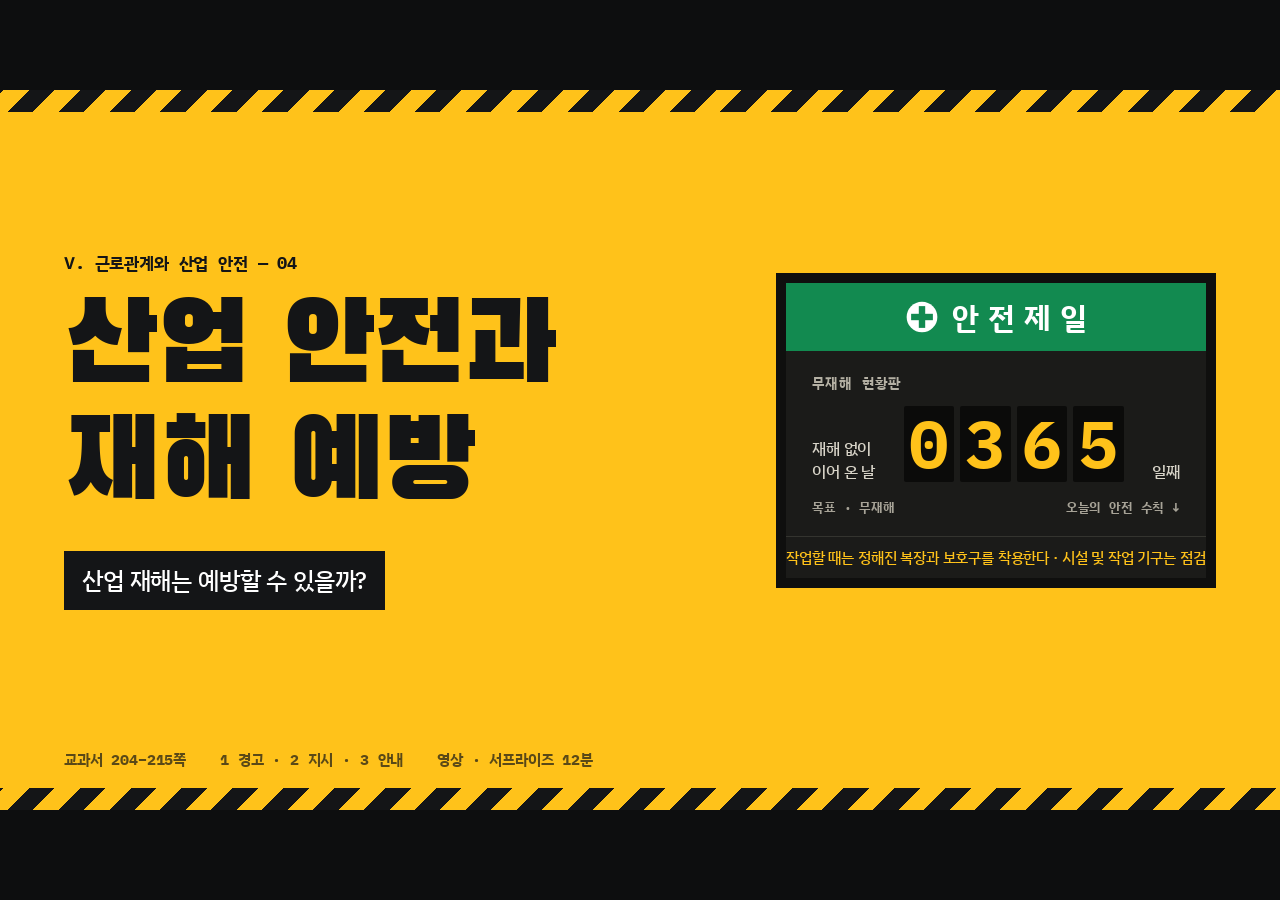
<file: 3/index.html>
<!DOCTYPE html>
<html lang="ko">
<head>
<meta charset="UTF-8">
<meta name="viewport" content="width=device-width, initial-scale=1">
<title>산업 안전과 재해 예방</title>
<link rel="preconnect" href="https://fonts.googleapis.com">
<link rel="preconnect" href="https://fonts.gstatic.com" crossorigin>
<link rel="stylesheet" href="https://fonts.googleapis.com/css2?family=Black+Han+Sans&family=IBM+Plex+Mono:wght@500;700&family=IBM+Plex+Sans+KR:wght@400;500;700&family=Nanum+Pen+Script&display=swap">
<link rel="stylesheet" href="style.css">
</head>
<body>

<!-- 안전 표지 모양: 경고(삼각형) · 금지(빗금 원) · 지시(파란 원) · 안내(초록 사각형) -->
<svg width="0" height="0" style="position:absolute" aria-hidden="true">
  <symbol id="sg-warn" viewBox="0 0 100 90"><polygon points="50,7 95,84 5,84" fill="#ffc21a" stroke="#141517" stroke-width="7" stroke-linejoin="round"/></symbol>
  <symbol id="sg-warn-x" viewBox="0 0 100 90"><polygon points="50,7 95,84 5,84" fill="#ffc21a" stroke="#141517" stroke-width="7" stroke-linejoin="round"/><rect x="45" y="33" width="10" height="28" rx="2" fill="#141517"/><circle cx="50" cy="71" r="5.5" fill="#141517"/></symbol>
  <symbol id="sg-ban" viewBox="0 0 100 100"><circle cx="50" cy="50" r="42" fill="#fff" stroke="#e5483b" stroke-width="12"/><line x1="21" y1="21" x2="79" y2="79" stroke="#e5483b" stroke-width="12"/></symbol>
  <symbol id="sg-order" viewBox="0 0 100 100"><circle cx="50" cy="50" r="47" fill="#1f63c4"/><circle cx="50" cy="50" r="38" fill="none" stroke="#fff" stroke-width="4"/></symbol>
  <symbol id="sg-order-x" viewBox="0 0 100 100"><circle cx="50" cy="50" r="47" fill="#1f63c4"/><circle cx="50" cy="50" r="37" fill="none" stroke="#fff" stroke-width="5"/><rect x="45" y="27" width="10" height="30" rx="2" fill="#fff"/><circle cx="50" cy="69" r="5.5" fill="#fff"/></symbol>
  <symbol id="sg-guide" viewBox="0 0 100 100"><rect x="3" y="3" width="94" height="94" rx="6" fill="#128a50"/><rect x="12" y="12" width="76" height="76" rx="3" fill="none" stroke="#fff" stroke-width="4"/></symbol>
  <symbol id="sg-guide-x" viewBox="0 0 100 100"><rect x="3" y="3" width="94" height="94" rx="6" fill="#128a50"/><rect x="41" y="20" width="18" height="60" fill="#fff"/><rect x="20" y="41" width="60" height="18" fill="#fff"/></symbol>
  <symbol id="cross" viewBox="0 0 100 100"><circle cx="50" cy="50" r="48" fill="#fff"/><rect x="40" y="16" width="20" height="68" fill="#128a50"/><rect x="16" y="40" width="68" height="20" fill="#128a50"/></symbol>
</svg>

<div id="viewport">
<div id="stage">
<div class="wipe" id="wipe"></div>

<!-- 01 표지 -->
<section class="slide cover" data-title="표지" data-hook="board">
  <div class="hazard"></div>
  <div class="cov">
    <div>
      <div class="cov-kicker">Ⅴ. 근로관계와 산업 안전 — 04</div>
      <h1 class="cov-title" data-split>산업 안전과 재해 예방</h1>
      <p class="cov-q">산업 재해는 예방할 수 있을까?</p>
    </div>
    <div class="board">
      <div class="board-hd"><svg class="cross"><use href="#cross"/></svg>안전제일</div>
      <div class="board-body">
        <div class="board-label">무재해 현황판</div>
        <div class="board-row">
          <span class="board-cap">재해 없이<br>이어 온 날</span>
          <span class="odo" data-to="0365"></span>
          <span class="board-cap">일째</span>
        </div>
        <div class="board-foot"><span>목표 · 무재해</span><span>오늘의 안전 수칙 ↓</span></div>
      </div>
      <div class="ticker"><div class="ticker-track">
        <span>작업할 때는 정해진 복장과 보호구를 착용한다 · 시설 및 작업 기구는 점검 후 사용한다 · 작업장 주위 환경은 항상 정리한다 · 모든 전선은 전기가 통한다고 생각하고 주의한다 ·</span>
        <span>작업할 때는 정해진 복장과 보호구를 착용한다 · 시설 및 작업 기구는 점검 후 사용한다 · 작업장 주위 환경은 항상 정리한다 · 모든 전선은 전기가 통한다고 생각하고 주의한다 ·</span>
      </div></div>
    </div>
  </div>
  <div class="cov-info"><span>교과서 204–215쪽</span><span>1 경고 · 2 지시 · 3 안내</span><span>영상 · 서프라이즈 12분</span></div>
  <div class="hazard"></div>
</section>

<!-- 02 학습 목표 -->
<section class="slide" data-title="학습 목표">
  <aside class="rail">
    <div class="rail-top"><span class="rail-no"></span><span class="rail-sec">04 산업 안전과<br>재해 예방</span></div>
    <h1 class="rail-title" data-split>오늘 배울 세 가지</h1>
    <div class="rail-foot"><div class="rail-pg"><span>p.204</span></div><div class="rail-prog"></div></div>
  </aside>
  <main class="body center">
    <div class="grid" style="gap:12px">
      <div class="plate goal"><svg class="sg" viewBox="0 0 100 90"><use href="#sg-warn"/></svg><div><span class="tag" style="color:var(--warn)">01 · 경고 노랑</span><div class="t">안전사고의 형태와 원인을 알고 안전 수칙 및 안전 대책을 수립할 수 있다.</div></div></div>
      <div class="plate goal"><svg class="sg"><use href="#sg-order"/></svg><div><span class="tag" style="color:var(--order-hi)">02 · 지시 파랑</span><div class="t">산업 재해의 개념을 알고 예방 원칙과 대책을 수립할 수 있다.</div></div></div>
      <div class="plate goal"><svg class="sg"><use href="#sg-guide"/></svg><div><span class="tag" style="color:var(--guide-hi)">03 · 안내 초록</span><div class="t">산업 재해의 종류를 알고 산업 재해 처리 방법을 제시할 수 있다.</div></div></div>
    </div>
  </main>
</section>

<!-- 03 하인리히 법칙 -->
<section class="slide" data-title="하인리히 법칙" data-hook="heinrich">
  <aside class="rail">
    <div class="rail-top"><span class="rail-no"></span><span class="rail-sec">생각 열기</span></div>
    <h1 class="rail-title" data-split>1 : 29 : 300 하인리히 법칙</h1>
    <div class="rail-foot"><div class="rail-pg"><span>p.204</span><svg class="sg" viewBox="0 0 100 90"><use href="#sg-warn-x"/></svg></div><div class="rail-prog"></div></div>
  </aside>
  <main class="body center">
    <p class="small" style="margin-bottom:18px">1931년 미국의 보험 회사에 근무하던 <strong>하인리히</strong>가 산업 재해 사례를 분석해 발견한 통계적 규칙</p>
    <div class="hein">
      <ol class="hein-list">
        <li class="b300" data-build><span class="n" data-count="300" data-dur="1500">0</span><span class="k">무상해 사고<small>잠재적 징후 · NON-INJURY</small></span></li>
        <li class="b29" data-build><span class="n" data-count="29" data-dur="700">0</span><span class="k">경미한 부상<small>작은 사고 · MINOR INJURIES</small></span></li>
        <li class="b1" data-build><span class="n">1</span><span class="k">대형 참사<small>큰 사고 · MAJOR INJURY</small></span></li>
      </ol>
      <div>
        <div class="dots">
          <div class="grid-d"></div>
          <svg viewBox="0 0 400 300" id="dots29"></svg>
          <span class="ring" id="ring"></span>
          <span class="red" id="red"></span>
          <div class="veil"></div>
        </div>
        <div class="dots-cap"><span>● 300</span><span style="color:var(--orange)">● 29</span><span style="color:var(--ban)">● 1</span></div>
      </div>
    </div>
    <div class="hein-note" data-build><p>큰 사고 전에는 같은 원인으로 <b>수십 번의 작은 사고와 수백 번의 징후</b>가 먼저 나타난다. 예방할 기회를 무시했기 때문에 더 큰 참사가 일어난다. → <b>사전 대응의 필요성</b></p></div>
  </main>
</section>

<!-- 04 영상 -->
<section class="slide video" data-title="영상" data-hook="video">
  <div class="hazard"></div>
  <div class="vid">
    <div class="vid-hd">
      <span class="vid-tag">VIDEO</span>
      <h1 class="vid-title">하인리히 법칙 vs 데스티네이션 현상</h1>
      <span class="vid-meta">MBC 신비한 TV 서프라이즈 · 2012 · 12:20</span>
    </div>
    <div class="vid-frame" id="vid-frame" data-yt="bszCoeo1HqY">
      <div class="vid-empty">영상 불러오는 중</div>
    </div>
    <div class="vid-foot">
      <p class="vid-next">영상을 보고 나서 → <b>그렇다면 안전사고는 왜, 어떻게 일어날까?</b></p>
      <a class="vid-out" href="https://www.youtube.com/watch?v=bszCoeo1HqY" target="_blank" rel="noopener">영상이 안 나오면 유튜브에서 열기 ↗</a>
    </div>
  </div>
  <span class="vid-nav prev" aria-hidden="true">‹</span>
  <span class="vid-nav next" aria-hidden="true">›</span>
  <div class="hazard"></div>
</section>

<!-- 05 단원 1 -->
<section class="slide section" data-title="1. 안전사고의 형태와 대책" data-sec="warn">
  <div class="hazard"></div>
  <div class="sec-inner">
    <div class="sec-left">
      <div class="sec-kicker">PART 1 · 경고 · p.205–209</div>
      <div class="sec-big">01</div>
      <h1 class="sec-title" data-split>안전사고의 형태와 대책</h1>
      <p class="sec-think"><b>THINK</b>자주 발생하는 산업 안전사고는 무엇일까?</p>
    </div>
    <div class="sec-right">
      <div class="sec-sign"><svg viewBox="0 0 100 90"><use href="#sg-warn-x"/></svg></div>
      <ol class="sec-toc"><li>안전사고의 원인</li><li>안전 보건 표지</li><li>안전 수칙</li><li>사고 형태별 대책</li></ol>
    </div>
  </div>
  <div class="hazard"></div>
</section>

<!-- 06 안전사고의 원인 -->
<section class="slide" data-title="안전사고의 원인" data-sec="warn">
  <aside class="rail">
    <div class="rail-top"><span class="rail-no"></span><span class="rail-sec">1 안전사고의<br>형태와 대책</span></div>
    <h1 class="rail-title" data-split>안전사고는 왜 일어날까?</h1>
    <div class="rail-foot"><div class="rail-pg"><span>p.205</span></div><div class="rail-prog"></div></div>
  </aside>
  <main class="body">
    <p class="lead"><strong>안전사고</strong>란 위험이 발생할 수 있는 공장이나 작업장 등에서 <span class="hl">안전 교육이 부족</span>하거나 <span class="hl">사람의 부주의</span>로 발생하는 사고이다. 미리 준비하고 관련 사항을 충분히 숙지한다면 예방할 수 있다.</p>
    <div class="cause">
      <div class="plate" data-build><span class="tag">FACTOR 1</span><h2>인적 요인</h2><p>근로자의 부주의, 체력 저하 등</p></div>
      <div class="plate" data-build><span class="tag">FACTOR 2</span><h2>환경적 요인</h2><p>작업장 내 시설의 결함 및 노후화, 생산 공정의 오류 등</p></div>
      <div class="plate" data-build><span class="tag">FACTOR 3</span><h2>관리적 요인</h2><p>안전 교육 부족, 작업 관리 불량, 결격자 채용 등</p></div>
    </div>
    <div class="term" style="margin-top:auto"><span class="tt">부주의</span><p>안전 장치 점검 소홀, 위험 장소 접근, 보호구 미착용 등</p></div>
  </main>
</section>

<!-- 07 안전 보건 표지 -->
<section class="slide" data-title="안전 보건 표지" data-sec="warn">
  <aside class="rail">
    <div class="rail-top"><span class="rail-no"></span><span class="rail-sec">1 안전사고의<br>형태와 대책</span></div>
    <h1 class="rail-title" data-split>표지의 색에는 뜻이 있다</h1>
    <div class="rail-foot"><div class="rail-pg"><span>p.205</span></div><div class="rail-prog"></div></div>
  </aside>
  <main class="body">
    <p class="lead" style="font-size:21px"><strong>산업 안전의 목적</strong> — 작업장의 안전을 도모하여 근로자를 재해로부터 보호하고 기업의 손실을 방지하는 것. 그래서 위험한 곳에는 <span class="hl">안전 보건 표지</span>를 단다.</p>
    <div class="signs">
      <div class="sign-card" style="--c:var(--ban)"><svg class="sg"><use href="#sg-ban"/></svg><h3>금지</h3><p>하면 안 되는 행동</p><span class="ex">예) 출입 금지, 화기 금지</span></div>
      <div class="sign-card" style="--c:var(--warn)"><svg class="sg" viewBox="0 0 100 90"><use href="#sg-warn-x"/></svg><h3>경고</h3><p>위험이 있으니 주의할 것</p><span class="ex">예) 감전 위험, 낙하물 경고</span></div>
      <div class="sign-card" style="--c:var(--order-hi)"><svg class="sg"><use href="#sg-order-x"/></svg><h3>지시</h3><p>반드시 해야 하는 행동</p><span class="ex">예) 안전모 착용, 보안경 착용</span></div>
      <div class="sign-card" style="--c:var(--guide-hi)"><svg class="sg"><use href="#sg-guide-x"/></svg><h3>안내</h3><p>안전과 관련된 위치 안내</p><span class="ex">예) 응급 구호, 비상구</span></div>
    </div>
    <div class="term" style="margin-top:auto"><span class="tt">안전 보건 표지</span><p>근로자의 안전과 보건을 위한 지시·안내 등을 그림·기호·글자로 표시한 것. 산업 재해를 일으킬 우려가 있는 작업장의 특정 장소와 물체에 설치·부착한다.</p></div>
  </main>
</section>

<!-- 08 일반 안전 수칙 -->
<section class="slide" data-title="일반 안전 수칙" data-sec="warn">
  <aside class="rail">
    <div class="rail-top"><span class="rail-no"></span><span class="rail-sec">1 안전사고의<br>형태와 대책</span></div>
    <h1 class="rail-title" data-split>이것만은 꼭 지켜 주세요</h1>
    <div class="rail-foot"><div class="rail-pg"><span>p.205</span></div><div class="rail-prog"></div></div>
  </aside>
  <main class="body center">
    <p class="small muted" style="margin-bottom:14px">안전은 아무리 강조해도 지나치지 않으니, 작은 규칙이라도 반드시 준수해야 한다.</p>
    <ol class="checks">
      <li><span class="box"></span><span><span class="num">01</span>작업할 때는 정해진 복장과 보호구를 착용한다.</span></li>
      <li><span class="box"></span><span><span class="num">02</span>시설 및 작업 기구는 점검 후 사용한다.</span></li>
      <li><span class="box"></span><span><span class="num">03</span>작업장 주위 환경은 항상 정리한다.</span></li>
      <li><span class="box"></span><span><span class="num">04</span>인화 물질이나 폭발물이 있는 장소에서는 절대 화기 취급을 하지 않는다.</span></li>
      <li><span class="box"></span><span><span class="num">05</span>위험 표시 구역은 담당자 외에는 허가 없이 출입하지 않는다.</span></li>
      <li><span class="box"></span><span><span class="num">06</span>모든 기계는 담당자 이외에는 취급하지 않는다.</span></li>
      <li><span class="box"></span><span><span class="num">07</span>현장에서는 장난하거나 뛰어다녀서는 안 된다.</span></li>
      <li><span class="box"></span><span><span class="num">08</span>모든 전선은 전기가 통한다고 생각하고 주의한다.</span></li>
      <li><span class="box"></span><span><span class="num">09</span>기계 가동 중 기계에 대한 청소, 정비, 칩 제거 등을 하지 않는다.</span></li>
      <li><span class="box"></span><span><span class="num">10</span>사전 승인 없이 화기 취급은 절대 하지 않는다.</span></li>
      <li><span class="box"></span><span><span class="num">11</span>작업대와 공구함, 서랍 등은 항상 정리정돈한다.</span></li>
      <li><span class="box"></span><span><span class="num">12</span>교대 시에는 작업 내용을 확실하게 인수인계한다.</span></li>
    </ol>
  </main>
</section>

<!-- 09 분야별 안전 수칙 -->
<section class="slide" data-title="다양한 안전 수칙" data-sec="warn">
  <aside class="rail">
    <div class="rail-top"><span class="rail-no"></span><span class="rail-sec">알아보기<br>다양한 안전 수칙</span></div>
    <h1 class="rail-title" data-split>현장마다 다른 안전 수칙</h1>
    <div class="rail-foot"><div class="rail-pg"><span>p.206–207</span></div><div class="rail-prog"></div></div>
  </aside>
  <main class="body center">
    <div class="fields6">
      <div class="f6"><div class="f6-hd">기계 설비</div><ul class="dash"><li>담당 외의 기계는 작동시키지 않고 손대지 않는다.</li><li>가동 중에는 소매가 긴 옷, 넥타이, 장갑, 반지를 착용하지 않는다.</li></ul></div>
      <div class="f6"><div class="f6-hd">전기</div><ul class="dash"><li>물 묻은 손으로 전기 기구를 조작하지 않는다.</li><li>문어발식 배선은 코드가 과열되어 위험하다.</li></ul></div>
      <div class="f6"><div class="f6-hd">건설</div><ul class="dash"><li>작업 현장에서는 지정된 통로를 이용한다.</li><li>추락 위험이 있는 곳은 안전대를 걸고 작업한다.</li></ul></div>
      <div class="f6"><div class="f6-hd">수산 · 해운</div><ul class="dash"><li>양식장, 선박 등 작업장에서는 절대 뛰지 않는다.</li><li>요트 작업 시에는 반드시 구명조끼를 착용한다.</li></ul></div>
      <div class="f6"><div class="f6-hd">감정 노동</div><ul class="dash"><li>직군별 대응 매뉴얼과 정기적인 근로자 교육</li><li>휴게·상담 시설 마련, 정신 건강 모니터링</li></ul></div>
      <div class="f6"><div class="f6-hd">조리</div><ul class="dash"><li>바닥 물기를 수시로 제거하고 미끄럼 방지 장화를 신는다.</li><li>20kg을 넘는 식자재는 나눠 들거나 보조 기구를 쓴다.</li></ul></div>
    </div>
    <div class="term" style="margin-top:22px"><span class="tt">감정 노동</span><p>실제적 감정을 속이고 직무나 환경에 맞추어 고객을 상대해야 하는 노동</p></div>
  </main>
</section>

<!-- 10 개인 보호구 -->
<section class="slide" data-title="개인 보호구" data-sec="warn">
  <aside class="rail">
    <div class="rail-top"><span class="rail-no"></span><span class="rail-sec">알아보기<br>개인 보호구</span></div>
    <h1 class="rail-title" data-split>파란 원은 반드시 착용</h1>
    <div class="rail-foot"><div class="rail-pg"><span>p.206</span><svg class="sg"><use href="#sg-order-x"/></svg></div><div class="rail-prog"></div></div>
  </aside>
  <main class="body center">
    <p class="lead" style="font-size:21px">지시 표지는 <span class="hl" style="color:var(--order-hi)">반드시 해야 하는 행동</span>을 알린다. 현장에 들어가기 전, 머리부터 발끝까지 보호구를 갖춘다.</p>
    <div class="ppe">
      <div class="ppe-item"><span class="ppe-sign">안전모</span><b>머리</b><p>떨어지는 물체, 부딪힘</p></div>
      <div class="ppe-item"><span class="ppe-sign">보안경</span><b>눈</b><p>튀는 파편, 칩</p></div>
      <div class="ppe-item"><span class="ppe-sign">귀마개</span><b>귀</b><p>큰 소음</p></div>
      <div class="ppe-item"><span class="ppe-sign">방독<br>마스크</span><b>호흡</b><p>유해 가스, 분진</p></div>
      <div class="ppe-item"><span class="ppe-sign">안전<br>장갑</span><b>손</b><p>베임, 감전</p></div>
      <div class="ppe-item"><span class="ppe-sign">안전<br>조끼</span><b>몸</b><p>눈에 잘 띄게</p></div>
      <div class="ppe-item"><span class="ppe-sign">안전화</span><b>발</b><p>찔림, 미끄러짐</p></div>
      <div class="ppe-item"><span class="ppe-sign">안전대</span><b>높은 곳</b><p>떨어짐(추락)</p></div>
    </div>
  </main>
</section>

<!-- 11 사고 형태 8가지 -->
<section class="slide" data-title="사고 형태와 대책" data-sec="warn">
  <aside class="rail">
    <div class="rail-top"><span class="rail-no"></span><span class="rail-sec">1 안전사고의<br>형태와 대책</span></div>
    <h1 class="rail-title" data-split>사고의 형태와 대책</h1>
    <div class="rail-foot"><div class="rail-pg"><span>p.208</span></div><div class="rail-prog"></div></div>
  </aside>
  <main class="body center">
    <div class="acc8">
      <div class="a8"><div class="a8-hd"><svg class="sg" viewBox="0 0 100 90"><use href="#sg-warn-x"/></svg><b>떨어짐</b><small>추락</small></div><p><span class="tag cause">원인</span>방호 조치·안전 시설 미흡, 보호구 미착용</p><p><span class="tag fix">대책</span>작업 발판·안전 난간, 개구부 덮개, 안전대·안전모</p></div>
      <div class="a8"><div class="a8-hd"><svg class="sg" viewBox="0 0 100 90"><use href="#sg-warn-x"/></svg><b>끼임</b><small>협착</small></div><p><span class="tag cause">원인</span>방호 장치 미설치, 수리·점검 시 전원 차단 미실시</p><p><span class="tag fix">대책</span>기계 정비·보수, 방호 덮개 설치</p></div>
      <div class="a8"><div class="a8-hd"><svg class="sg" viewBox="0 0 100 90"><use href="#sg-warn-x"/></svg><b>부딪힘</b><small>충돌</small></div><p><span class="tag cause">원인</span>지정 통로 미이용, 주위를 잘 살피지 않음</p><p><span class="tag fix">대책</span>보행자 통로 확보, 후진 경보기, 제한 속도</p></div>
      <div class="a8"><div class="a8-hd"><svg class="sg" viewBox="0 0 100 90"><use href="#sg-warn-x"/></svg><b>물체에 맞음</b></div><p><span class="tag cause">원인</span>방호 덮개 미설치, 작업 전 장비 점검 미실시</p><p><span class="tag fix">대책</span>자재 관리, 안전 덮개 설치, 보호구 착용</p></div>
      <div class="a8"><div class="a8-hd"><svg class="sg" viewBox="0 0 100 90"><use href="#sg-warn-x"/></svg><b>절단·베임·찔림</b></div><p><span class="tag cause">원인</span>조리 기구, 칼날 상태 미점검</p><p><span class="tag fix">대책</span>쇠그물 앞치마, 베임 방지 장갑, 충분히 해동</p></div>
      <div class="a8"><div class="a8-hd"><svg class="sg" viewBox="0 0 100 90"><use href="#sg-warn-x"/></svg><b>넘어짐</b></div><p><span class="tag cause">원인</span>과도한 짐 운반, 바닥의 돌출부·물기</p><p><span class="tag fix">대책</span>정리 정돈, 시야 확보, 미끄럼 방지 작업화</p></div>
      <div class="a8"><div class="a8-hd"><svg class="sg" viewBox="0 0 100 90"><use href="#sg-warn-x"/></svg><b>질식</b></div><p><span class="tag cause">원인</span>환기·호흡용 보호구 미착용, 가스 농도 미측정</p><p><span class="tag fix">대책</span>가스 농도 수시 확인, 환기, 송기 마스크·방독면</p></div>
      <div class="a8"><div class="a8-hd"><svg class="sg" viewBox="0 0 100 90"><use href="#sg-warn-x"/></svg><b>화재·화상</b></div><p><span class="tag cause">원인</span>인화성 물질 누출 미확인, 보호구 미착용</p><p><span class="tag fix">대책</span>안전 수칙 숙지, 안전 표지 부착, 보호구 착용</p></div>
    </div>
  </main>
</section>

<!-- 12 단원 2 -->
<section class="slide section" data-title="2. 산업 재해의 개념과 예방" data-sec="order">
  <div class="hazard"></div>
  <div class="sec-inner">
    <div class="sec-left">
      <div class="sec-kicker">PART 2 · 지시 · p.210–211</div>
      <div class="sec-big">02</div>
      <h1 class="sec-title" data-split>산업 재해의 개념과 예방</h1>
      <p class="sec-think"><b>THINK</b>산업 재해를 예방하는 방법이 있을까?</p>
    </div>
    <div class="sec-right">
      <div class="sec-sign"><svg viewBox="0 0 100 100"><use href="#sg-order-x"/></svg></div>
      <ol class="sec-toc"><li>산업 재해의 의미</li><li>관련 법</li><li>예방 4원칙과 3E</li><li>예방 대책 5단계</li></ol>
    </div>
  </div>
  <div class="hazard"></div>
</section>

<!-- 13 산업 재해의 의미 · 법 -->
<section class="slide" data-title="산업 재해의 의미" data-sec="order">
  <aside class="rail">
    <div class="rail-top"><span class="rail-no"></span><span class="rail-sec">2 산업 재해의<br>개념과 예방</span></div>
    <h1 class="rail-title" data-split>산업 재해란?</h1>
    <div class="rail-foot"><div class="rail-pg"><span>p.210</span></div><div class="rail-prog"></div></div>
  </aside>
  <main class="body center">
    <span class="tag" style="margin-bottom:8px">DEFINITION</span>
    <p class="def" style="font-size:30px">작업 환경 또는 작업 행동과 같이 <span class="hl">업무상 발생하는</span> 근로자의 <span class="hl">신체적·정신적 피해</span></p>
    <p class="small muted" style="margin:6px 0 20px">사망, 부상, 질병 등이 모두 포함된다.</p>
    <div class="who">
      <div class="plate top"><span class="tag">근로자</span><p>안전 생활 수칙 준수</p></div>
      <div class="plate top"><span class="tag">사업자</span><p>안전사고 예방 환경 마련</p></div>
      <div class="plate top"><span class="tag">국가</span><p>법과 제도 정비, 규정 강화</p></div>
    </div>
    <div class="laws2" data-build>
      <div class="plate"><span class="chip order">기준을 세운다</span><h2>산업 안전 보건법</h2><p>산업 안전과 보건에 관한 기준을 확립하여 산업 재해를 예방하도록 규정</p></div>
      <div class="plate"><span class="chip ban">책임을 묻는다</span><h2>중대재해 처벌법</h2><p>안전·보건 조치 의무를 위반해 중대 산업 재해에 이르게 한 사업주, 경영 책임자 등을 처벌</p></div>
    </div>
  </main>
</section>

<!-- 14 4원칙 · 3E -->
<section class="slide" data-title="산업 재해 예방의 4원칙" data-sec="order">
  <aside class="rail">
    <div class="rail-top"><span class="rail-no"></span><span class="rail-sec">2 산업 재해의<br>개념과 예방</span></div>
    <h1 class="rail-title" data-split>예방의 4원칙과 3E</h1>
    <div class="rail-foot"><div class="rail-pg"><span>p.210</span></div><div class="rail-prog"></div></div>
  </aside>
  <main class="body center">
    <p class="small" style="margin-bottom:16px">보상도 중요하지만, 더 중요한 것은 사고를 <strong>미리 막는</strong> 예방 원칙을 지키려는 노력이다.</p>
    <div class="prin">
      <div class="plate"><span class="no">1</span><div><h3>손실 우연의 원칙</h3><p>재해 손실의 크기는 정해진 것이 아니라, 사고 당시의 상황과 개인적 특징, 보호구 착용 등 우연에 의해 결정된다.</p></div></div>
      <div class="plate"><span class="no">2</span><div><h3>원인 계기의 원칙</h3><p>재해의 발생에는 반드시 필연적인 원인이 있다.</p></div></div>
      <div class="plate"><span class="no">3</span><div><h3>예방 가능의 원칙</h3><p>산업 재해는 원인만 제거되면 예방이 가능하다.</p></div></div>
      <div class="plate"><span class="no">4</span><div><h3>대책 선정의 원칙</h3><p>산업 재해 예방을 위한 안전 대책은 존재하며, 반드시 적용해야 한다.</p></div></div>
    </div>
    <div class="three-e" data-build>
      <div class="te-hd">④ 대책 선정 →<br>3E 대책</div>
      <div class="e-col"><span class="E">E</span><b>교육적 대책</b><small>EDUCATIONAL</small><p>안전 교육과 훈련 실시</p></div>
      <div class="e-col"><span class="E">E</span><b>기술적 대책</b><small>ENGINEERING</small><p>설비, 환경, 작업 방법 개선</p></div>
      <div class="e-col"><span class="E">E</span><b>규제적 대책</b><small>ENFORCEMENT</small><p>엄격한 규칙에 의한 제도 시행</p></div>
    </div>
  </main>
</section>

<!-- 15 불안전한 행동 + 상태 -->
<section class="slide" data-title="산업 재해 예방 대책" data-sec="order">
  <aside class="rail">
    <div class="rail-top"><span class="rail-no"></span><span class="rail-sec">2 산업 재해의<br>개념과 예방</span></div>
    <h1 class="rail-title" data-split>원인이 분명하면 막을 수 있다</h1>
    <div class="rail-foot"><div class="rail-pg"><span>p.211</span></div><div class="rail-prog"></div></div>
  </aside>
  <main class="body">
    <div class="facts">
      <div class="plate top"><span class="tag">재해가 가장 많이 발생하는 분야</span><div class="big-word">제조업 · 건설업</div><p class="small muted" style="margin-top:6px">최근에는 보건·복지, 음식·숙박업 등으로 넓어지고 있다.</p></div>
      <div class="plate top"><span class="tag">새로운 형태의 산업 재해</span><p style="font-size:19px; color:var(--text); margin-top:8px; line-height:1.5">4차 산업 혁명으로 과학 기술과 인간의 협업에서 생기는 <span class="hl">시스템 오작동</span> 등이 늘고 있다.</p></div>
    </div>
    <div class="eq">
      <div class="plate" data-build><h3>불안전한 행동</h3><p>위험 장소 접근, 위험물 취급 부주의, 보호 장비 미착용 등 근로자 개인의 불안전한 행동</p></div>
      <div class="eq-op" data-build>+</div>
      <div class="plate" data-build><h3>불안전한 상태</h3><p>시설물 결함, 소방 기구의 미확보, 생산 공정의 결함 등 환경적 결함</p></div>
      <div class="eq-op" data-build>=</div>
      <div class="eq-res" data-build><b>산업 재해</b><p>원인이 분명하고 예측되는 만큼 예방 대책으로 막을 수 있다.</p></div>
    </div>
    <div class="term" style="margin-top:auto"><span class="tt">스마트 안전 장비</span><p>정보 통신 기술(ICT), 인공 지능, 빅 데이터, 사물 인터넷 등을 활용한 안전 관리 · 예) 웨어러블 스마트 에어백, 스마트 안전모</p></div>
  </main>
</section>

<!-- 16 예방 대책 5단계 -->
<section class="slide" data-title="예방 대책 5단계" data-sec="order">
  <aside class="rail">
    <div class="rail-top"><span class="rail-no"></span><span class="rail-sec">2 산업 재해의<br>개념과 예방</span></div>
    <h1 class="rail-title" data-split>예방 대책 5단계</h1>
    <div class="rail-foot"><div class="rail-pg"><span>p.211</span></div><div class="rail-prog"></div></div>
  </aside>
  <main class="body center">
    <p class="small" style="margin-bottom:16px">하나씩 결재를 받듯이, 앞 단계가 끝나야 다음 단계로 넘어간다.</p>
    <div class="paper sign-off">
      <div class="so-col" data-build><div class="so-hd"><span class="st">STEP 1</span><b>안전 관리 조직</b></div><div class="so-stamp"><span class="stamp"><small>1단계</small>조직</span></div><p class="so-desc">안전 관리를 추진하기 위한 조직을 구성하고, 안전 활동 시행 방침과 계획을 수립한다.</p></div>
      <div class="so-col" data-build><div class="so-hd"><span class="st">STEP 2</span><b>사실의 발견</b></div><div class="so-stamp"><span class="stamp"><small>2단계</small>발견</span></div><p class="so-desc">사고 조사, 안전 점검, 현장 분석, 위험성 평가, 연구 등으로 불안전 요소를 발견한다.</p></div>
      <div class="so-col" data-build><div class="so-hd"><span class="st">STEP 3</span><b>분석 평가</b></div><div class="so-stamp"><span class="stamp"><small>3단계</small>평가</span></div><p class="so-desc">사고 보고서, 현장 조사 및 감독의 적절성, 장비 상태 등 작업 조건을 분석해 원인을 밝힌다.</p></div>
      <div class="so-col" data-build><div class="so-hd"><span class="st">STEP 4</span><b>시정책의 선정</b></div><div class="so-stamp"><span class="stamp"><small>4단계</small>선정</span></div><p class="so-desc">기술적 개선, 인사 관리, 안전 규정 정비, 안전 교육 방법 개선 등을 정한다.</p></div>
      <div class="so-col" data-build><div class="so-hd"><span class="st">STEP 5</span><b>시정책의 적용</b></div><div class="so-stamp"><span class="stamp"><small>5단계</small>적용</span></div><p class="so-desc">선정된 시정책을 점검해 그 결과를 평가하고 조치한다.</p></div>
    </div>
    <div class="term" style="margin-top:22px"><span class="tt">시정책</span><p>잘못된 것을 바로잡는 정책</p></div>
  </main>
</section>

<!-- 17 단원 3 -->
<section class="slide section" data-title="3. 산업 재해의 종류와 처리 방법" data-sec="guide">
  <div class="hazard"></div>
  <div class="sec-inner">
    <div class="sec-left">
      <div class="sec-kicker">PART 3 · 안내 · p.212–213</div>
      <div class="sec-big">03</div>
      <h1 class="sec-title" data-split>산업 재해의 종류와 처리 방법</h1>
      <p class="sec-think"><b>THINK</b>산업 재해가 발생하면 어떻게 해야 할까?</p>
    </div>
    <div class="sec-right">
      <div class="sec-sign"><svg viewBox="0 0 100 100"><use href="#sg-guide-x"/></svg></div>
      <ol class="sec-toc"><li>산업 재해의 종류</li><li>업무상 사고</li><li>인정 기준과 처리 절차</li></ol>
    </div>
  </div>
  <div class="hazard"></div>
</section>

<!-- 18 산업 재해의 종류 · 업무상 사고 -->
<section class="slide" data-title="산업 재해의 종류" data-sec="guide">
  <aside class="rail">
    <div class="rail-top"><span class="rail-no"></span><span class="rail-sec">3 산업 재해의<br>종류와 처리 방법</span></div>
    <h1 class="rail-title" data-split>산업 재해의 세 종류</h1>
    <div class="rail-foot"><div class="rail-pg"><span>p.212–213</span></div><div class="rail-prog"></div></div>
  </aside>
  <main class="body center">
    <p class="small" style="margin-bottom:14px"><strong>산업 재해 보상 보험법</strong>은 업무상으로 발생한 재해를 산업 재해로 인정한다.</p>
    <div class="kinds">
      <div class="plate top"><span class="tag">TYPE 1</span><h2>업무상 사고</h2><p>근무 시간뿐 아니라 출장, 휴게 시간 등에 발생한 재해</p></div>
      <div class="plate top"><span class="tag">TYPE 2</span><h2>업무상 질병</h2><p>화학 물질·분진·소음 등, <strong>직장 내 괴롭힘·고객 폭언</strong>으로 인한 정신적 스트레스 포함</p></div>
      <div class="plate top"><span class="tag">TYPE 3</span><h2>출퇴근 재해</h2><p>사업주 제공 교통수단, 통상적인 경로·방법으로 출퇴근하다 발생</p></div>
    </div>
    <span class="tag" style="margin:20px 0 10px">업무상 사고, 이런 것도 인정된다</span>
    <div class="work8" data-build>
      <div class="plate"><h3>작업 시간 중</h3><p class="e">작업 도구를 옮기다 넘어짐</p></div>
      <div class="plate"><h3>천재지변</h3><p class="e">눈 오는 날 현장에서 미끄러짐</p></div>
      <div class="plate"><h3>작업 시간 외</h3><p class="e">회사 목욕탕에서 화상</p></div>
      <div class="plate"><h3>휴게 시간 중</h3><p class="e">휴게실 커피포트에 화상</p></div>
      <div class="plate"><h3>출장 중</h3><p class="e">출장 가던 중 교통사고</p></div>
      <div class="plate"><h3>행사 중</h3><p class="e">회사 체육 대회에서 다침</p></div>
      <div class="plate"><h3>요양 중</h3><p class="e">치료 중 의료 사고</p></div>
      <div class="plate ban-tile"><h3>인정 안 됨</h3><p class="e">고의·자해·범죄, 출퇴근 경로 이탈</p></div>
    </div>
  </main>
</section>

<!-- 19 인정 기준 · 처리 절차 -->
<section class="slide" data-title="산재 인정과 처리" data-sec="guide">
  <aside class="rail">
    <div class="rail-top"><span class="rail-no"></span><span class="rail-sec">3 산업 재해의<br>종류와 처리 방법</span></div>
    <h1 class="rail-title" data-split>산재 인정과 처리 절차</h1>
    <div class="rail-foot"><div class="rail-pg"><span>p.213</span><svg class="sg"><use href="#sg-guide-x"/></svg></div><div class="rail-prog"></div></div>
  </aside>
  <main class="body center">
    <span class="tag" style="margin-bottom:10px">인정 기준 · 두 가지 모두 충족</span>
    <div class="crit">
      <div class="plate top"><span class="tag">CHECK 1</span><p style="font-size:21px">사고나 질병이 <span class="hl">업무상 사유</span>로 발생했는가</p></div>
      <div class="crit-op">AND</div>
      <div class="plate top"><span class="tag">CHECK 2</span><p style="font-size:21px">의료 기관에서 <span class="hl">4일 이상의 치료</span>가 필요하다는 의사 소견</p></div>
    </div>
    <div class="flow-line sm" data-build style="margin-top:24px">
      <span class="tag">A · 업무상 재해 발생</span>
      <div class="flow">
        <div class="flow-step"><span class="k">01</span>응급 조치 후 산재 보험 의료 기관으로 이동</div>
        <div class="flow-step"><span class="k">02</span>사업장에 재해 발생 사실 알림</div>
        <div class="flow-step"><span class="k">03 · 병원</span>요양 급여 신청서 작성</div>
      </div>
    </div>
    <div class="flow-line sm" data-build>
      <span class="tag">B · 산재 신청 후 — 근로복지공단</span>
      <div class="flow after">
        <div class="flow-step"><span class="k">01</span>요양 급여 신청서 접수</div>
        <div class="flow-step"><span class="k">02</span>업무상 사유 등 재해 조사 및 심의</div>
        <div class="flow-step"><span class="k">03</span>요양 급여 지급 여부 결정</div>
      </div>
    </div>
    <div class="term" style="margin-top:20px"><span class="tt">산업 재해 보상 보험</span><p>산재 근로자와 그 가족의 생활을 보호하기 위한 보험. 근로자에게는 치료·생계·사회 복귀를, 사업주에게는 보상 비용 분산을 지원한다.</p></div>
  </main>
</section>

<!-- 20 정리 -->
<section class="slide" data-title="정리">
  <aside class="rail">
    <div class="rail-top"><span class="rail-no"></span><span class="rail-sec">대단원 정리<br>4 산업 안전과 재해 예방</span></div>
    <h1 class="rail-title" data-split>핵심 정리</h1>
    <div class="rail-foot"><div class="rail-pg"><span>p.215</span></div><div class="rail-prog"></div></div>
  </aside>
  <main class="body center">
    <div class="sum">
      <div class="plate" data-build><svg class="sg" viewBox="0 0 100 90"><use href="#sg-warn"/></svg><div><h3>산업 안전의 목적</h3><p>안전사고 예방과 근로자를 재해로부터 보호하고 기업의 손실을 방지하는 것</p></div></div>
      <div class="plate" data-build><svg class="sg"><use href="#sg-order"/></svg><div><h3>산업 재해</h3><p>업무상 사고, 질병, 장애, 사망에 이르기까지 업무상 재해에 의한 근로자의 피해. 업무상 사고, 업무상 질병, 출퇴근 재해로 분류된다.</p></div></div>
      <div class="plate" data-build><svg class="sg"><use href="#sg-guide"/></svg><div><h3>산업 재해 예방의 4원칙</h3><p>손실 우연의 원칙, 원인 계기의 원칙, 예방 가능의 원칙, 대책 선정의 원칙</p></div></div>
    </div>
  </main>
</section>

<!-- 21 마무리 -->
<section class="slide cover end" data-title="마무리" data-hook="board">
  <div class="hazard"></div>
  <div class="cov">
    <div>
      <div class="cov-kicker">04 · 산업 안전과 재해 예방 — END</div>
      <p class="end-title">안전은 아무리 강조해도 지나치지 않다.</p>
      <p class="cov-q">작은 규칙을 지키는 것이 1 : 29 : 300을 끊는 방법</p>
    </div>
    <div class="board">
      <div class="board-hd"><svg class="cross"><use href="#cross"/></svg>안전제일</div>
      <div class="board-body">
        <div class="board-label">오늘 수업도 무재해</div>
        <div class="board-row">
          <span class="board-cap">재해 없이<br>이어 온 날</span>
          <span class="odo" data-to="0365" data-then="0366"></span>
          <span class="board-cap">일째</span>
        </div>
        <div class="board-foot"><span>목표 · 무재해</span><span>감사합니다</span></div>
      </div>
      <div class="ticker"><div class="ticker-track">
        <span>교대 시에는 작업 내용을 확실하게 인수인계한다 · 사전 승인 없이 화기 취급은 절대 하지 않는다 · 현장에서는 장난하거나 뛰어다녀서는 안 된다 ·</span>
        <span>교대 시에는 작업 내용을 확실하게 인수인계한다 · 사전 승인 없이 화기 취급은 절대 하지 않는다 · 현장에서는 장난하거나 뛰어다녀서는 안 된다 ·</span>
      </div></div>
    </div>
  </div>
  <div class="cov-info"><span>교과서 204–215쪽</span><span>감사합니다</span></div>
  <div class="hazard"></div>
</section>

</div>
</div>

<script src="deck.js"></script>
</body>
</html>
</file>
<file: 3/style.css>
/* =====================================================================
   3차 발표 · 산업 안전과 재해 예방
   구조: 왼쪽 = 단원 색 기둥(번호 · 제목 · 진행), 오른쪽 = 어두운 현장 톤 본문
   - 색에는 뜻이 있다: 1 경고(노랑) · 2 지시(파랑) · 3 안내(초록) · 금지(빨강)
   - 서류(보고서 · 결재란)만 종이로 올려 대비를 준다
   - 저사양 노트북: 움직임은 transform · opacity만
   ===================================================================== */
:root {
  --bg: #141517;
  --bg-2: #1c1e21;
  --bg-3: #25282c;
  --line: #31353b;
  --line-2: #4a4f57;
  --text: #f0eee8;
  --text-2: #c9c6be;
  --muted: #8f8c84;

  --warn: #ffc21a;
  --order: #1f63c4;
  --order-hi: #5b9cf0;
  --guide: #128a50;
  --guide-hi: #34c47f;
  --ban: #e5483b;
  --orange: #ff7b1c;

  --paper: #f3efe4;
  --ink: #141517;
  --pen: #1f3f94;

  --display: "Black Han Sans", "IBM Plex Sans KR", sans-serif;
  --sans: "IBM Plex Sans KR", "Apple SD Gothic Neo", "Malgun Gothic", system-ui, sans-serif;
  --mono: "IBM Plex Mono", "IBM Plex Sans KR", ui-monospace, monospace; /* 한글은 Plex Sans KR로 */
  --ease-out: cubic-bezier(.2, .8, .2, 1);
  --ease-pop: cubic-bezier(.3, 1.4, .5, 1);
}

* { box-sizing: border-box; margin: 0; padding: 0; }
html, body { height: 100%; }
body {
  font-family: var(--sans);
  background: #0d0e0f;
  color: var(--text-2);
  overflow: hidden;
  word-break: keep-all;
  overflow-wrap: break-word;
  letter-spacing: -0.01em;
}

/* 터치 기기: 연속 탭이 확대로, 밀기가 뒤로 가기·새로 고침으로 먹히지 않게 (두 손가락 확대는 됨) */
html { touch-action: manipulation; -webkit-tap-highlight-color: transparent; }
html, body { overscroll-behavior: none; }
html.touch body { -webkit-user-select: none; user-select: none; -webkit-touch-callout: none; }

/* ============ 무대 ============ */
#viewport { position: fixed; inset: 0; overflow: hidden; background: #0d0e0f; }
#stage {
  position: absolute; left: 50%; top: 50%;
  width: 1280px; height: 720px;
  transform: translate(-50%, -50%);
  overflow: hidden; background: var(--bg);
}
.slide {
  position: absolute; inset: 0;
  display: grid; grid-template-columns: 380px minmax(0, 1fr);
  background: var(--bg);
  contain: layout paint style;
  opacity: 0; visibility: hidden;
  transition: opacity .25s ease, visibility 0s linear .25s;
}
.slide.active { opacity: 1; visibility: visible; transition: opacity .25s ease, visibility 0s; }
html.vt .slide, html.vt .slide.active { transition: none; }

/* 단원 색 */
.slide { --rail: #e8e4d8; --rail-ink: var(--ink); --rail-ink-2: rgba(20, 21, 23, .62); --rail-dim: rgba(20, 21, 23, .18); --acc: var(--warn); }
[data-sec="warn"]  { --rail: var(--warn);  --rail-ink: var(--ink); --rail-ink-2: rgba(20, 21, 23, .66); --rail-dim: rgba(20, 21, 23, .2);  --acc: var(--warn); }
[data-sec="order"] { --rail: var(--order); --rail-ink: #fff;       --rail-ink-2: rgba(255, 255, 255, .72); --rail-dim: rgba(255, 255, 255, .22); --acc: var(--order-hi); }
[data-sec="guide"] { --rail: var(--guide); --rail-ink: #fff;       --rail-ink-2: rgba(255, 255, 255, .74); --rail-dim: rgba(255, 255, 255, .24); --acc: var(--guide-hi); }

/* ============ 전환 ============ */
.slide.active .rail { view-transition-name: rail; }
.slide.active .rail-title { view-transition-name: title; }
.slide.active .rail-top { view-transition-name: railtop; }
.slide.active .rail-foot { view-transition-name: railfoot; }
::view-transition-group(*) { animation-duration: .5s; animation-timing-function: var(--ease-out); }
::view-transition-old(root) { animation: fade-out .22s ease both; }
::view-transition-new(root) { animation: fade-in .3s ease both; }
::view-transition-old(title), ::view-transition-new(title) { width: auto; height: 100%; right: auto; }
::view-transition-old(title) { animation: title-out .25s ease both; }
::view-transition-new(title) { animation: title-in .45s .1s var(--ease-out) both; }
::view-transition-old(railtop), ::view-transition-old(railfoot) { animation: fade-out .15s ease both; }
::view-transition-new(railtop), ::view-transition-new(railfoot) { animation: fade-in .3s ease both; }
@keyframes fade-out { to { opacity: 0; } }
@keyframes fade-in { from { opacity: 0; } }
@keyframes title-out { to { opacity: 0; transform: translateY(-18px); } }
@keyframes title-in { from { opacity: 0; transform: translateY(22px); } }

/* 단원이 바뀔 때: 경고 띠가 화면을 훑는다 */
.wipe {
  position: absolute; top: 0; bottom: 0; left: -20%; width: 140%;
  z-index: 50; pointer-events: none;
  background: repeating-linear-gradient(-45deg, var(--warn) 0 44px, var(--ink) 44px 88px);
  transform: translateX(-110%); visibility: hidden;
}
.wipe.run { visibility: visible; animation: wipe .9s cubic-bezier(.7, 0, .3, 1) both; }
.wipe.run.back { animation-name: wipe-back; }
@keyframes wipe { 0% { transform: translateX(-110%); } 42%, 58% { transform: translateX(0); } 100% { transform: translateX(110%); } }
@keyframes wipe-back { 0% { transform: translateX(110%); } 42%, 58% { transform: translateX(0); } 100% { transform: translateX(-110%); } }

/* ============ 진입 애니메이션 ============ */
@keyframes in-x { from { opacity: 0; transform: translateX(30px); } }
@keyframes char-up { from { transform: translateY(105%); } }
@keyframes sign-in { from { opacity: 0; transform: scale(.55) rotate(-10deg); } }
@keyframes grow-x { from { transform: scaleX(0); } }
@keyframes tick { from { transform: rotate(45deg) scale(0); } }

.slide.in .rise { animation: in-x .6s var(--ease-out) backwards; animation-delay: calc(var(--i, 0) * 60ms + 160ms); }

.w { display: inline-block; white-space: nowrap; }
.cw { display: inline-block; overflow: hidden; vertical-align: bottom; padding-bottom: .06em; margin-bottom: -.06em; }
.ch { display: inline-block; }
.slide.fresh.in .ch { animation: char-up .8s var(--ease-out) backwards; animation-delay: calc(var(--c) * 28ms + 120ms); }

.slide [data-build] { opacity: 0; transform: translateX(24px); transition: opacity .4s ease, transform .55s var(--ease-out); }
.slide [data-build].shown { opacity: 1; transform: none; }

/* ============ 왼쪽 기둥 ============ */
.rail {
  background: var(--rail); color: var(--rail-ink);
  padding: 38px 36px 34px;
  display: flex; flex-direction: column; min-height: 0; position: relative;
}
.rail-top { display: flex; align-items: baseline; gap: 14px; }
.rail-no { font-family: var(--mono); font-size: 64px; font-weight: 700; line-height: .9; letter-spacing: -0.04em; }
.rail-sec { font-size: 15px; font-weight: 700; color: var(--rail-ink-2); line-height: 1.35; }
.rail-title {
  margin-top: 34px;
  font-family: var(--display); font-weight: 400;
  font-size: 48px; line-height: 1.16; letter-spacing: -0.01em;
  color: var(--rail-ink);
}
.rail-foot { margin-top: auto; display: flex; flex-direction: column; gap: 12px; }
.rail-pg { display: flex; align-items: center; justify-content: space-between; font-family: var(--mono); font-size: 15px; font-weight: 700; color: var(--rail-ink-2); }
.rail-pg .sg { width: 40px; height: 40px; }
.rail-prog { display: flex; gap: 3px; }
.rail-prog i { flex: 1; height: 6px; background: var(--rail-dim); }
.rail-prog i.on { background: var(--rail-ink); }

/* ============ 오른쪽 본문 ============ */
.body { padding: 44px 50px 40px; display: flex; flex-direction: column; min-width: 0; min-height: 0; }
.body.center { justify-content: center; }
.body.center > * { flex: none; }
p, li { font-size: 21px; line-height: 1.6; }
.lead { font-size: 24px; line-height: 1.55; color: var(--text); font-weight: 500; margin-bottom: 26px; }
.small { font-size: 17px; line-height: 1.55; }
.muted { color: var(--muted); }
strong { color: var(--text); font-weight: 700; }
.hl { color: var(--acc); font-weight: 700; }
.tag { font-family: var(--mono); font-size: 14px; font-weight: 700; letter-spacing: .04em; color: var(--acc); }
h2 { font-size: 26px; font-weight: 700; color: var(--text); line-height: 1.35; letter-spacing: -0.02em; }
h3 { font-size: 21px; font-weight: 700; color: var(--text); line-height: 1.4; }
ul.dash { list-style: none; }
ul.dash li { position: relative; padding-left: 16px; }
ul.dash li::before { content: ''; position: absolute; left: 0; top: .74em; width: 7px; height: 2px; background: var(--acc); }

.sg { display: inline-block; flex: none; width: 24px; height: 24px; }

/* 철판 같은 판: 네 귀퉁이에 리벳 */
.plate {
  position: relative;
  background:
    radial-gradient(circle at 10px 10px, var(--line-2) 2px, transparent 2.6px),
    radial-gradient(circle at calc(100% - 10px) 10px, var(--line-2) 2px, transparent 2.6px),
    radial-gradient(circle at 10px calc(100% - 10px), var(--line-2) 2px, transparent 2.6px),
    radial-gradient(circle at calc(100% - 10px) calc(100% - 10px), var(--line-2) 2px, transparent 2.6px),
    var(--bg-2);
  border: 1px solid var(--line);
  padding: 20px 24px;
}
.plate.top { border-top: 4px solid var(--acc); }
.grid { display: grid; gap: 14px; }

/* 용어 */
.term { display: grid; grid-template-columns: auto minmax(0, 1fr); gap: 6px 14px; align-items: baseline; border-left: 4px solid var(--acc); padding: 4px 0 4px 16px; }
.term .tt { font-size: 18px; font-weight: 700; color: var(--text); white-space: nowrap; }
.term .tt::before { content: '용어'; font-family: var(--mono); font-size: 12px; font-weight: 700; color: var(--ink); background: var(--acc); padding: 2px 6px; margin-right: 8px; vertical-align: 2px; }
.term p { font-size: 16px; line-height: 1.55; color: var(--text-2); }

/* 경고 띠 */
.hazard { height: 22px; flex: none; background: repeating-linear-gradient(-45deg, var(--warn) 0 18px, var(--ink) 18px 36px); }

/* ============ 표지 · 마무리 ============ */
.slide.cover { display: flex; flex-direction: column; background: var(--warn); color: var(--ink); }
.cov { flex: 1; min-height: 0; display: grid; grid-template-columns: minmax(0, 1fr) 440px; gap: 48px; align-items: center; padding: 30px 64px; }
.cov-kicker { font-family: var(--mono); font-size: 17px; font-weight: 700; margin-bottom: 18px; }
.cov-title { font-family: var(--display); font-weight: 400; font-size: 112px; line-height: 1.04; letter-spacing: -0.01em; }
.cov-q { display: inline-block; margin-top: 26px; background: var(--ink); color: #fff; font-size: 24px; font-weight: 500; padding: 10px 18px; }
.cov-info { display: flex; gap: 34px; padding: 0 64px 18px; font-family: var(--mono); font-size: 15px; font-weight: 700; color: rgba(20, 21, 23, .7); }
.slide.in .cov-q { animation: in-x .6s var(--ease-out) backwards .7s; }

.slide.cover.end { background: var(--bg); color: var(--text); }
.end .cov-kicker { color: var(--muted); }
.end-title { font-family: var(--display); font-weight: 400; font-size: 78px; line-height: 1.12; color: var(--warn); }
.end .cov-q { background: var(--warn); color: var(--ink); }
.end .cov-info { color: var(--muted); }

.board { background: #1b1b19; color: #fff; border: 10px solid #0f0f0e; }
.board-hd { background: var(--guide); color: #fff; display: flex; align-items: center; justify-content: center; gap: 14px; padding: 14px 0 14px .3em; font-size: 30px; font-weight: 700; letter-spacing: .3em; }
.board-hd .cross { width: 32px; height: 32px; flex: none; }
.board-body { padding: 22px 26px 20px; }
.board-label { font-family: var(--mono); font-size: 14px; font-weight: 700; color: #b5b1a4; letter-spacing: .1em; margin-bottom: 14px; }
.board-row { display: flex; align-items: flex-end; justify-content: space-between; gap: 10px; }
.board-cap { font-size: 16px; font-weight: 500; color: #d8d4c8; line-height: 1.4; }
.odo { display: flex; gap: 6px; font-family: var(--mono); font-size: 66px; font-weight: 700; color: var(--warn); line-height: 1; letter-spacing: 0; }
.odo-d { display: block; height: 1.15em; overflow: hidden; background: #0b0b0a; border-radius: 2px; padding: 0 .08em; }
.odo-s { display: block; }
.odo-s i { display: block; height: 1.15em; line-height: 1.15em; font-style: normal; text-align: center; }
.board-foot { margin-top: 16px; display: flex; justify-content: space-between; font-family: var(--mono); font-size: 13px; font-weight: 700; color: #a7a397; }
.ticker { border-top: 1px solid #34342f; overflow: hidden; white-space: nowrap; padding: 10px 0; font-size: 15px; font-weight: 500; color: var(--warn); }
.ticker-track { display: inline-flex; }
.ticker-track span { padding-right: 48px; }
.slide.in .ticker-track { animation: ticker 32s linear infinite; }
@keyframes ticker { to { transform: translateX(-50%); } }

/* ============ 단원 표지: 색으로 꽉 찬 포스터 ============ */
.slide.section { display: flex; flex-direction: column; background: var(--rail); color: var(--rail-ink); }
.sec-inner { flex: 1; min-height: 0; display: grid; grid-template-columns: minmax(0, 1fr) 330px; gap: 48px; padding: 40px 64px 34px; }
.sec-left { display: flex; flex-direction: column; min-width: 0; }
.sec-kicker { font-family: var(--mono); font-size: 17px; font-weight: 700; color: var(--rail-ink-2); }
.sec-big { font-family: var(--mono); font-size: 210px; font-weight: 700; line-height: .86; letter-spacing: -0.06em; margin-top: 6px; }
.sec-title { margin-top: auto; font-family: var(--display); font-weight: 400; font-size: 76px; line-height: 1.1; }
.sec-think { align-self: flex-start; display: inline-flex; align-items: center; gap: 12px; margin-top: 22px; background: var(--ink); color: #fff; font-size: 22px; font-weight: 500; padding: 10px 18px; }
.sec-think b { font-family: var(--mono); font-size: 14px; color: var(--warn); }
.sec-right { display: flex; flex-direction: column; gap: 22px; justify-content: flex-end; }
.sec-sign { background: var(--ink); aspect-ratio: 1; display: grid; place-items: center; }
.sec-sign svg { width: 68%; height: 68%; }
.slide.in .sec-sign svg { animation: sign-in .75s var(--ease-pop) backwards .15s; }
.sec-toc { list-style: none; counter-reset: t; border-top: 3px solid var(--rail-ink); }
.sec-toc li { counter-increment: t; display: flex; gap: 12px; font-size: 17px; font-weight: 700; line-height: 1.4; padding: 7px 0; border-bottom: 1px solid var(--rail-dim); }
.sec-toc li::before { content: counter(t, decimal-leading-zero); font-family: var(--mono); color: var(--rail-ink-2); }

/* ============ 학습 목표 ============ */
.goal { display: grid; grid-template-columns: 76px minmax(0, 1fr); gap: 22px; align-items: center; }
.goal .sg { width: 76px; height: 76px; }
.goal .t { font-size: 27px; font-weight: 700; color: var(--text); line-height: 1.45; }
.goal .tag { display: block; margin-bottom: 4px; }

/* ============ 하인리히 ============ */
.hein { display: grid; grid-template-columns: minmax(0, 1fr) 400px; gap: 36px; align-items: center; }
.hein-list { list-style: none; display: flex; flex-direction: column; gap: 10px; }
.hein-list li { display: grid; grid-template-columns: 118px minmax(0, 1fr); align-items: center; padding: 12px 18px; background: var(--bg-2); border: 1px solid var(--line); }
.hein-list .n { font-family: var(--mono); font-size: 50px; font-weight: 700; line-height: 1; letter-spacing: -0.04em; color: #8f8c84; }
.hein-list .b29 .n { color: var(--orange); }
.hein-list .b1 .n { color: var(--ban); }
.hein-list .k { font-size: 23px; font-weight: 700; color: var(--text); line-height: 1.3; }
.hein-list .k small { display: block; font-family: var(--mono); font-size: 13px; font-weight: 500; color: var(--muted); }
.hein-note { margin-top: 20px; border-left: 4px solid var(--warn); padding: 4px 0 4px 18px; }
.hein-note p { font-size: 20px; line-height: 1.55; color: var(--text); }
.hein-note b { color: var(--warn); }
.dots { position: relative; width: 400px; height: 300px; }
.dots .grid-d { position: absolute; inset: 0; background: radial-gradient(circle, #4b4f56 4px, transparent 4.6px) 0 0 / 20px 20px; }
.dots .veil { position: absolute; inset: -2px; background: var(--bg); transform-origin: center bottom; transition: transform 1.5s steps(15, end); }
.slide:has(.b300.shown) .dots .veil { transform: scaleY(0); }
.dots svg { position: absolute; inset: 0; opacity: 0; transition: opacity .5s ease; }
.slide:has(.b29.shown) .dots svg { opacity: 1; }
.dots .red, .dots .ring { position: absolute; width: 14px; height: 14px; margin: -7px 0 0 -7px; border-radius: 50%; }
.dots .red { background: var(--ban); opacity: 0; transform: scale(0); transition: opacity .2s, transform .45s var(--ease-pop); }
.dots .ring { border: 2px solid var(--ban); opacity: 0; }
.slide:has(.b1.shown) .dots .red { opacity: 1; transform: scale(1.6); }
.slide.in:has(.b1.shown) .dots .ring { animation: ring 1.6s ease-out infinite .3s; }
@keyframes ring { 0% { opacity: .9; transform: scale(1); } 100% { opacity: 0; transform: scale(4.5); } }
.dots-cap { display: flex; justify-content: space-between; margin-top: 12px; font-family: var(--mono); font-size: 13px; font-weight: 700; color: var(--muted); }

/* ============ 안전사고의 원인 ============ */
.cause { display: grid; grid-template-columns: repeat(3, 1fr); gap: 14px; }
.cause .plate { display: flex; flex-direction: column; gap: 10px; min-height: 190px; }
.cause h2 { color: var(--warn); }

/* ============ 안전 보건 표지 ============ */
.signs { display: grid; grid-template-columns: repeat(4, 1fr); gap: 12px; }
.sign-card { display: flex; flex-direction: column; gap: 8px; padding: 20px 18px; background: var(--bg-2); border: 1px solid var(--line); border-top: 4px solid var(--c); }
.sign-card .sg { width: 104px; height: 104px; margin-bottom: 6px; }
.sign-card h3 { font-family: var(--display); font-weight: 400; font-size: 34px; color: var(--c); letter-spacing: 0; }
.sign-card p { font-size: 18px; line-height: 1.5; color: var(--text); }
.sign-card .ex { font-size: 14px; color: var(--muted); }

/* ============ 체크리스트 ============ */
.checks { list-style: none; display: grid; grid-template-columns: 1fr 1fr; grid-auto-flow: column; grid-template-rows: repeat(6, auto); gap: 8px 12px; }
.checks li { display: grid; grid-template-columns: 30px minmax(0, 1fr); gap: 12px; align-items: center; padding: 10px 14px; background: var(--bg-2); border: 1px solid var(--line); font-size: 17px; line-height: 1.45; color: var(--text); }
.box { position: relative; width: 24px; height: 24px; border: 2.5px solid var(--warn); }
.box::after { content: ''; position: absolute; left: 6px; top: -4px; width: 8px; height: 16px; border: solid var(--guide-hi); border-width: 0 4px 4px 0; transform: rotate(45deg); }
.slide.in .box::after { animation: tick .3s var(--ease-pop) backwards; animation-delay: calc(var(--i, 0) * 110ms + 700ms); }
.checks .num { font-family: var(--mono); font-weight: 700; color: var(--warn); margin-right: 6px; }

/* ============ 분야별 수칙 ============ */
.fields { display: grid; grid-template-columns: repeat(3, minmax(0, 1fr)); gap: 12px; flex: 1; min-height: 0; }
.field { display: flex; flex-direction: column; gap: 12px; background: var(--bg-2); border: 1px solid var(--line); padding: 0 18px 18px; }
.field-hd { margin: 0 -18px; padding: 10px 18px; background: var(--bg-3); border-bottom: 2px solid var(--acc); font-size: 21px; font-weight: 700; color: var(--text); }
.field ul.dash li { font-size: 16px; line-height: 1.5; margin-bottom: 6px; color: var(--text-2); }
.field .term { margin-top: auto; }
.field .term { grid-template-columns: 1fr; }

/* ============ 개인 보호구 ============ */
.ppe { display: grid; grid-template-columns: repeat(4, 1fr); gap: 26px 14px; }
.ppe-item { display: flex; flex-direction: column; align-items: center; text-align: center; gap: 10px; }
.ppe-sign {
  width: 126px; height: 126px; border-radius: 50%;
  background: var(--order); color: #fff;
  display: grid; place-items: center;
  font-size: 22px; font-weight: 700; line-height: 1.2; letter-spacing: -0.03em;
  box-shadow: inset 0 0 0 6px var(--order), inset 0 0 0 10px #fff;
}
.ppe-item b { font-size: 19px; color: var(--text); }
.ppe-item p { font-size: 15px; line-height: 1.4; color: var(--muted); }

/* ============ 사고 형태 ============ */
.acc { display: flex; flex-direction: column; gap: 10px; }
.acc-row { display: grid; grid-template-columns: 150px minmax(0, 1fr) minmax(0, 1fr); background: var(--bg-2); border: 1px solid var(--line); }
.acc-row > * { padding: 12px 16px; }
.acc-kind { background: var(--bg-3); display: flex; flex-direction: column; justify-content: center; gap: 8px; }
.acc-kind .sg { width: 40px; height: 36px; }
.acc-kind b { font-size: 20px; color: var(--text); line-height: 1.25; }
.acc-kind small { font-family: var(--mono); font-size: 13px; color: var(--muted); }
.acc-row .tag { display: block; margin-bottom: 4px; }
.acc-row .tag.cause { color: var(--orange); }
.acc-row .tag.fix { color: var(--guide-hi); }
.acc-row ul.dash li { font-size: 15px; line-height: 1.45; margin-bottom: 2px; }
.acc-row .c-cause li::before { background: var(--orange); }
.acc-row .c-fix li::before { background: var(--guide-hi); }

/* ============ 종이 서류: 보고서 · 결재란 ============ */
.paper { background: var(--paper); color: var(--ink); border: 2px solid var(--ink); box-shadow: 8px 8px 0 #000; }
.form-top { display: flex; align-items: stretch; border-bottom: 2.5px solid var(--ink); }
.form-title { flex: 1; padding: 10px 16px; font-size: 24px; font-weight: 700; letter-spacing: .3em; display: flex; align-items: center; }
.form-meta { display: flex; border-left: 1.5px solid var(--ink); }
.form-meta div { width: 72px; text-align: center; font-size: 13px; font-weight: 700; }
.form-meta div + div { border-left: 1.5px solid var(--ink); }
.form-meta span { display: block; border-bottom: 1.5px solid var(--ink); padding: 3px 0; }
.form-meta em { display: grid; place-items: center; height: 32px; font-style: normal; }
.form-row { display: grid; grid-template-columns: 250px minmax(0, 1fr); }
.form-row + .form-row { border-top: 1.5px solid var(--ink); }
.form-row.head { background: #e2ddcf; }
.form-row.head > *, .form-row.head .ans > * { font-size: 15px; font-weight: 700; padding: 6px 14px; }
.form-case { padding: 12px 14px; border-right: 1.5px solid var(--ink); font-size: 17px; line-height: 1.45; }
.form-case b { display: inline-block; font-family: var(--mono); font-size: 12px; background: var(--ink); color: #fff; padding: 2px 6px; margin-right: 6px; vertical-align: 2px; }
.ans { display: grid; grid-template-columns: 1fr 1fr; }
.ans > * { padding: 9px 14px; }
.ans > * + * { border-left: 1.5px dashed #a8a294; }
.pen { font-family: "Nanum Pen Script", var(--sans), cursive; font-size: 28px; line-height: 1.1; color: var(--pen); letter-spacing: 0; }
.slide .ans[data-build] { opacity: 1; transform: none; }
.ans .pen { opacity: 0; transform: translateX(-8px); transition: opacity .35s ease, transform .45s var(--ease-out); }
.ans.shown .pen { opacity: 1; transform: none; }
.ans.shown .pen + .pen { transition-delay: .25s; }

.sign-off { display: grid; grid-template-columns: repeat(5, minmax(0, 1fr)); }
.so-col { display: flex; flex-direction: column; }
.so-col + .so-col { border-left: 1.5px solid var(--ink); }
.slide .so-col[data-build] { opacity: 1; transform: none; }
.so-hd { border-bottom: 1.5px solid var(--ink); padding: 8px 8px; text-align: center; background: #e2ddcf; }
.so-hd .st { display: block; font-family: var(--mono); font-size: 13px; font-weight: 700; color: var(--order); }
.so-hd b { display: block; font-size: 18px; font-weight: 700; line-height: 1.3; }
.so-stamp { height: 150px; display: grid; place-items: center; border-bottom: 1.5px solid var(--ink); }
.stamp {
  width: 108px; height: 108px; border-radius: 50%;
  border: 5px solid var(--ban); color: var(--ban);
  display: grid; place-items: center; text-align: center;
  font-size: 24px; font-weight: 700; line-height: 1.1;
  opacity: 0; transform: scale(1.9) rotate(-14deg);
  transition: opacity .12s ease, transform .32s var(--ease-pop);
}
.stamp small { display: block; font-family: var(--mono); font-size: 12px; }
.so-col.shown .stamp { opacity: .9; transform: scale(1) rotate(-14deg); }
.so-desc { padding: 12px 12px 14px; font-size: 15px; line-height: 1.5; opacity: 0; transition: opacity .4s ease .15s; }
.so-col.shown .so-desc { opacity: 1; }

/* ============ 산업 재해의 의미 ============ */
.def { font-size: 34px; font-weight: 700; line-height: 1.45; color: var(--text); letter-spacing: -0.03em; }
.who { display: grid; grid-template-columns: repeat(3, 1fr); gap: 12px; }
.who .plate p { font-size: 22px; font-weight: 700; color: var(--text); line-height: 1.45; margin-top: 6px; }

/* 법 */
.law { display: grid; grid-template-columns: 220px minmax(0, 1fr); gap: 24px; align-items: start; }
.law h2 { font-family: var(--display); font-weight: 400; font-size: 34px; line-height: 1.2; color: var(--text); letter-spacing: 0; }
.law .short { display: block; font-size: 14px; color: var(--muted); margin-top: 6px; }
.law p { font-size: 20px; line-height: 1.55; color: var(--text); }
.chip { display: inline-block; font-family: var(--mono); font-size: 13px; font-weight: 700; padding: 3px 8px; margin-bottom: 10px; }
.chip.order { background: var(--order); color: #fff; }
.chip.ban { background: var(--ban); color: #fff; }

/* 4원칙 · 3E */
.prin { display: grid; grid-template-columns: 1fr 1fr; gap: 12px; }
.prin .plate { display: grid; grid-template-columns: 56px minmax(0, 1fr); gap: 12px; align-items: start; padding: 18px 20px; }
.prin .no { font-family: var(--mono); font-size: 44px; font-weight: 700; line-height: 1; color: var(--acc); }
.prin h3 { font-size: 20px; }
.prin p { font-size: 15px; line-height: 1.5; margin-top: 4px; }
.three-e { margin-top: 14px; display: grid; grid-template-columns: 150px repeat(3, minmax(0, 1fr)); background: var(--warn); color: var(--ink); }
.three-e > * { padding: 14px 16px; }
.three-e .te-hd { font-size: 17px; font-weight: 700; line-height: 1.35; border-right: 2px solid var(--ink); display: flex; align-items: center; }
.e-col + .e-col { border-left: 1px solid rgba(20, 21, 23, .3); }
.e-col .E { font-family: var(--display); font-size: 40px; line-height: 1; }
.e-col b { display: block; font-size: 17px; margin-top: 4px; }
.e-col small { display: block; font-family: var(--mono); font-size: 12px; font-weight: 700; color: rgba(20, 21, 23, .65); }
.e-col p { font-size: 15px; line-height: 1.4; margin-top: 4px; color: var(--ink); }

/* 불안전한 행동 + 상태 */
.facts { display: grid; grid-template-columns: 1fr 1fr; gap: 12px; margin-bottom: 18px; }
.big-word { font-family: var(--display); font-size: 40px; line-height: 1.15; color: var(--text); margin-top: 6px; }
.eq { display: grid; grid-template-columns: minmax(0, 1fr) 36px minmax(0, 1fr) 36px 200px; align-items: stretch; }
.eq .plate { padding: 14px 16px; }
.eq .plate h3 { font-size: 20px; margin-bottom: 4px; }
.eq .plate p { font-size: 15px; line-height: 1.5; }
.eq-op { display: grid; place-items: center; font-family: var(--mono); font-size: 32px; font-weight: 700; color: var(--text); }
.eq-res { background: var(--ban); color: #fff; padding: 14px 16px; display: flex; flex-direction: column; justify-content: center; }
.eq-res b { font-family: var(--display); font-size: 30px; font-weight: 400; }
.eq-res p { font-size: 14px; line-height: 1.45; color: #ffe1dc; }

/* 산재 종류 */
.kinds { display: grid; grid-template-columns: repeat(3, 1fr); gap: 12px; }
.kinds .plate { display: flex; flex-direction: column; gap: 8px; }
.kinds h2 { font-size: 24px; }
.kinds p { font-size: 17px; line-height: 1.55; }
.ban-box { display: grid; grid-template-columns: 60px minmax(0, 1fr); gap: 16px; align-items: center; border: 2px solid var(--ban); background: rgba(229, 72, 59, .12); padding: 14px 18px; }
.ban-box .sg { width: 58px; height: 58px; }
.ban-box b { display: block; font-size: 20px; color: #ff8a7f; }
.ban-box p { font-size: 17px; line-height: 1.5; color: var(--text); }

/* 업무상 사고 */
.work { display: grid; grid-template-columns: 1fr 1fr; gap: 10px; }
.work .plate { padding: 12px 16px 12px 18px; border-left: 4px solid var(--acc); }
.work h3 { font-size: 19px; display: flex; justify-content: space-between; align-items: baseline; }
.work h3 small { font-family: var(--mono); font-size: 12px; color: var(--muted); }
.work .d { font-size: 14px; line-height: 1.45; color: var(--muted); margin-top: 2px; }
.work .e { font-size: 15px; line-height: 1.45; color: var(--text); margin-top: 4px; }
.work .e::before { content: '예 '; font-family: var(--mono); font-weight: 700; color: var(--acc); }
.work .ban-tile { border-left-color: var(--ban); background: rgba(229, 72, 59, .12); border-color: var(--ban); }
.work .ban-tile h3 { color: #ff8a7f; }

/* 인정 기준 */
.crit { display: grid; grid-template-columns: 1fr 70px 1fr; align-items: stretch; }
.crit .plate p { font-size: 24px; font-weight: 700; color: var(--text); line-height: 1.45; margin-top: 6px; }
.crit-op { display: grid; place-items: center; font-family: var(--mono); font-size: 16px; font-weight: 700; color: var(--acc); }

/* 처리 절차 */
.flow-line + .flow-line { margin-top: 30px; }
.flow-line .tag { display: block; margin-bottom: 10px; font-size: 15px; }
.flow { display: flex; gap: 6px; }
.flow-step {
  flex: 1; min-height: 132px;
  background: var(--guide); color: #fff;
  padding: 14px 30px 14px 34px;
  clip-path: polygon(0 0, calc(100% - 22px) 0, 100% 50%, calc(100% - 22px) 100%, 0 100%, 22px 50%);
  display: flex; flex-direction: column; justify-content: center;
  font-size: 19px; font-weight: 700; line-height: 1.4;
}
.flow-step:first-child { clip-path: polygon(0 0, calc(100% - 22px) 0, 100% 50%, calc(100% - 22px) 100%, 0 100%); padding-left: 20px; }
.flow-step .k { font-family: var(--mono); font-size: 13px; color: #b9ecd2; }
.flow.after .flow-step { background: #0b5c36; }

/* 프로젝트 */
.steps { display: flex; gap: 6px; }
.step {
  flex: 1; background: var(--warn); color: var(--ink); padding: 12px 28px 12px 30px;
  clip-path: polygon(0 0, calc(100% - 18px) 0, 100% 50%, calc(100% - 18px) 100%, 0 100%, 18px 50%);
}
.step:first-child { clip-path: polygon(0 0, calc(100% - 18px) 0, 100% 50%, calc(100% - 18px) 100%, 0 100%); padding-left: 18px; }
.step small { display: block; font-family: var(--mono); font-size: 12px; font-weight: 700; }
.step b { font-size: 19px; }
.cards { display: grid; grid-template-columns: repeat(6, 1fr); gap: 8px; }
.card { background: var(--paper); color: var(--ink); aspect-ratio: 3 / 4; padding: 12px 10px; display: flex; flex-direction: column; gap: 6px; }
.card .no { font-family: var(--mono); font-size: 13px; font-weight: 700; color: #9a6b00; }
.card b { font-size: 16px; line-height: 1.35; }
.card p { font-size: 12px; line-height: 1.45; color: #5d5a52; }

/* 정리 */
.sum { display: flex; flex-direction: column; gap: 12px; }
.sum .plate { display: grid; grid-template-columns: 64px minmax(0, 1fr); gap: 20px; align-items: center; }
.sum .sg { width: 60px; height: 60px; }
.sum h3 { font-size: 23px; }
.sum p { font-size: 19px; line-height: 1.5; margin-top: 2px; }

/* 인터뷰 */
.iv { display: grid; grid-template-columns: 270px minmax(0, 1fr); gap: 28px; }
.profile { display: flex; flex-direction: column; gap: 8px; }
.profile .tag { margin-bottom: 2px; }
.profile ul.dash li { font-size: 15px; line-height: 1.5; }
.rec { font-size: 15px; line-height: 1.45; color: var(--text-2); }
.rec b { font-family: var(--mono); color: var(--warn); margin-right: 6px; }
.qa + .qa { margin-top: 20px; }
.q { font-size: 21px; font-weight: 700; color: var(--text); margin-bottom: 6px; line-height: 1.4; }
.q i { font-style: normal; font-family: var(--mono); font-size: 13px; color: var(--ink); background: var(--warn); padding: 2px 7px; margin-right: 8px; vertical-align: 2px; }
.qa p { font-size: 18px; line-height: 1.65; }

.tl { list-style: none; display: grid; grid-template-columns: repeat(3, 1fr); gap: 10px; }
.tl li { background: var(--bg-2); border: 1px solid var(--line); border-top: 4px solid var(--line-2); padding: 12px 14px; }
.tl li.danger { border-top-color: var(--ban); }
.tl li.safe { border-top-color: var(--guide-hi); }
.tl .t-no { font-family: var(--mono); font-size: 13px; font-weight: 700; color: var(--muted); }
.tl h3 { font-size: 19px; margin: 2px 0 4px; }
.tl p { font-size: 15px; line-height: 1.5; }

.quote-big { font-family: var(--display); font-weight: 400; font-size: 64px; line-height: 1.2; color: var(--text); }
.quote-big .mk { color: var(--warn); }

/* ============ 압축판: 합친 장 ============ */
/* 분야별 수칙 6칸 */
.fields6 { display: grid; grid-template-columns: repeat(3, minmax(0, 1fr)); gap: 12px; }
.f6 { background: var(--bg-2); border: 1px solid var(--line); padding: 0 18px 16px; }
.f6-hd { margin: 0 -18px 12px; padding: 10px 18px; background: var(--bg-3); border-bottom: 2px solid var(--acc); font-size: 21px; font-weight: 700; color: var(--text); }
.f6 ul.dash li { font-size: 17px; line-height: 1.5; margin-bottom: 6px; color: var(--text-2); }

/* 사고 형태 8칸 */
.acc8 { display: grid; grid-template-columns: 1fr 1fr; gap: 10px; }
.a8 { background: var(--bg-2); border: 1px solid var(--line); padding: 16px 18px; display: flex; flex-direction: column; gap: 5px; }
.a8-hd { display: flex; align-items: center; gap: 10px; margin-bottom: 2px; }
.a8-hd .sg { width: 30px; height: 27px; }
.a8-hd b { font-size: 22px; color: var(--text); }
.a8-hd small { font-family: var(--mono); font-size: 13px; color: var(--muted); }
.a8 p { font-size: 17px; line-height: 1.45; color: var(--text-2); }
.a8 .tag { margin-right: 8px; font-size: 13px; }
.a8 .tag.cause { color: var(--orange); }
.a8 .tag.fix { color: var(--guide-hi); }

/* 의미 + 법 */
.laws2 { display: grid; grid-template-columns: 1fr 1fr; gap: 12px; margin-top: 14px; }
.laws2 .plate { padding: 16px 20px; }
.laws2 h2 { font-family: var(--display); font-weight: 400; font-size: 28px; letter-spacing: 0; margin-bottom: 4px; }
.laws2 p { font-size: 16px; line-height: 1.5; }

/* 업무상 사고 8칸 */
.work8 { display: grid; grid-template-columns: repeat(4, minmax(0, 1fr)); gap: 8px; }
.work8 .plate { padding: 10px 14px 12px; border-left: 4px solid var(--acc); }
.work8 h3 { font-size: 17px; }
.work8 .e { font-size: 14px; line-height: 1.4; color: var(--text-2); margin-top: 2px; }
.work8 .ban-tile { border-color: var(--ban); background: rgba(229, 72, 59, .12); }
.work8 .ban-tile h3 { color: #ff8a7f; }

/* 짧은 처리 절차 */
.flow-line.sm + .flow-line.sm { margin-top: 16px; }
.flow-line.sm .tag { margin-bottom: 8px; font-size: 14px; }
.flow-line.sm .flow-step { min-height: 76px; font-size: 16px; padding-top: 10px; padding-bottom: 10px; }

/* ============ 영상 ============ */
.slide.video { display: flex; flex-direction: column; background: #0b0c0d; }
.vid { flex: 1; min-height: 0; display: flex; flex-direction: column; padding: 24px 64px 20px; gap: 14px; }
.vid-hd { display: flex; align-items: baseline; gap: 16px; }
.vid-tag { font-family: var(--mono); font-size: 14px; font-weight: 700; color: var(--ink); background: var(--warn); padding: 3px 8px; }
.vid-title { font-family: var(--display); font-weight: 400; font-size: 34px; color: var(--text); letter-spacing: 0; }
.vid-meta { margin-left: auto; font-family: var(--mono); font-size: 14px; font-weight: 700; color: var(--muted); }
.vid-frame { flex: 1; min-height: 0; background: #000; border: 1px solid var(--line); display: grid; place-items: center; position: relative; }
.vid-frame iframe, .vid-frame video { position: absolute; inset: 0; width: 100%; height: 100%; border: 0; }
.vid-empty { font-family: var(--mono); font-size: 18px; color: var(--muted); }
.vid-next { font-size: 18px; color: var(--text-2); }
.vid-next b { color: var(--warn); }
.vid-foot { display: flex; align-items: baseline; justify-content: space-between; gap: 20px; }
.vid-out { font-family: var(--mono); font-size: 13px; font-weight: 700; color: var(--muted); text-decoration: none; border-bottom: 1px solid var(--line-2); }
.vid-out:hover { color: var(--warn); border-color: var(--warn); }

/* 영상 위의 터치는 유튜브가 가져가므로, 터치 기기에서는 양옆에 넘기는 자리를 둔다
   (16:9 영상은 원래 양옆이 검게 남아서 영상 크기는 그대로다) */
.vid-nav { display: none; }
html.touch .vid-frame { margin: 0 56px; }
html.touch .vid-nav {
  position: absolute; top: 22px; bottom: 22px; width: 120px;
  display: grid; place-items: center;
  font-family: var(--mono); font-size: 72px; font-weight: 500; line-height: 1; color: var(--muted);
  pointer-events: none;
}
.vid-nav.prev { left: 0; }
.vid-nav.next { right: 0; }
</file>
